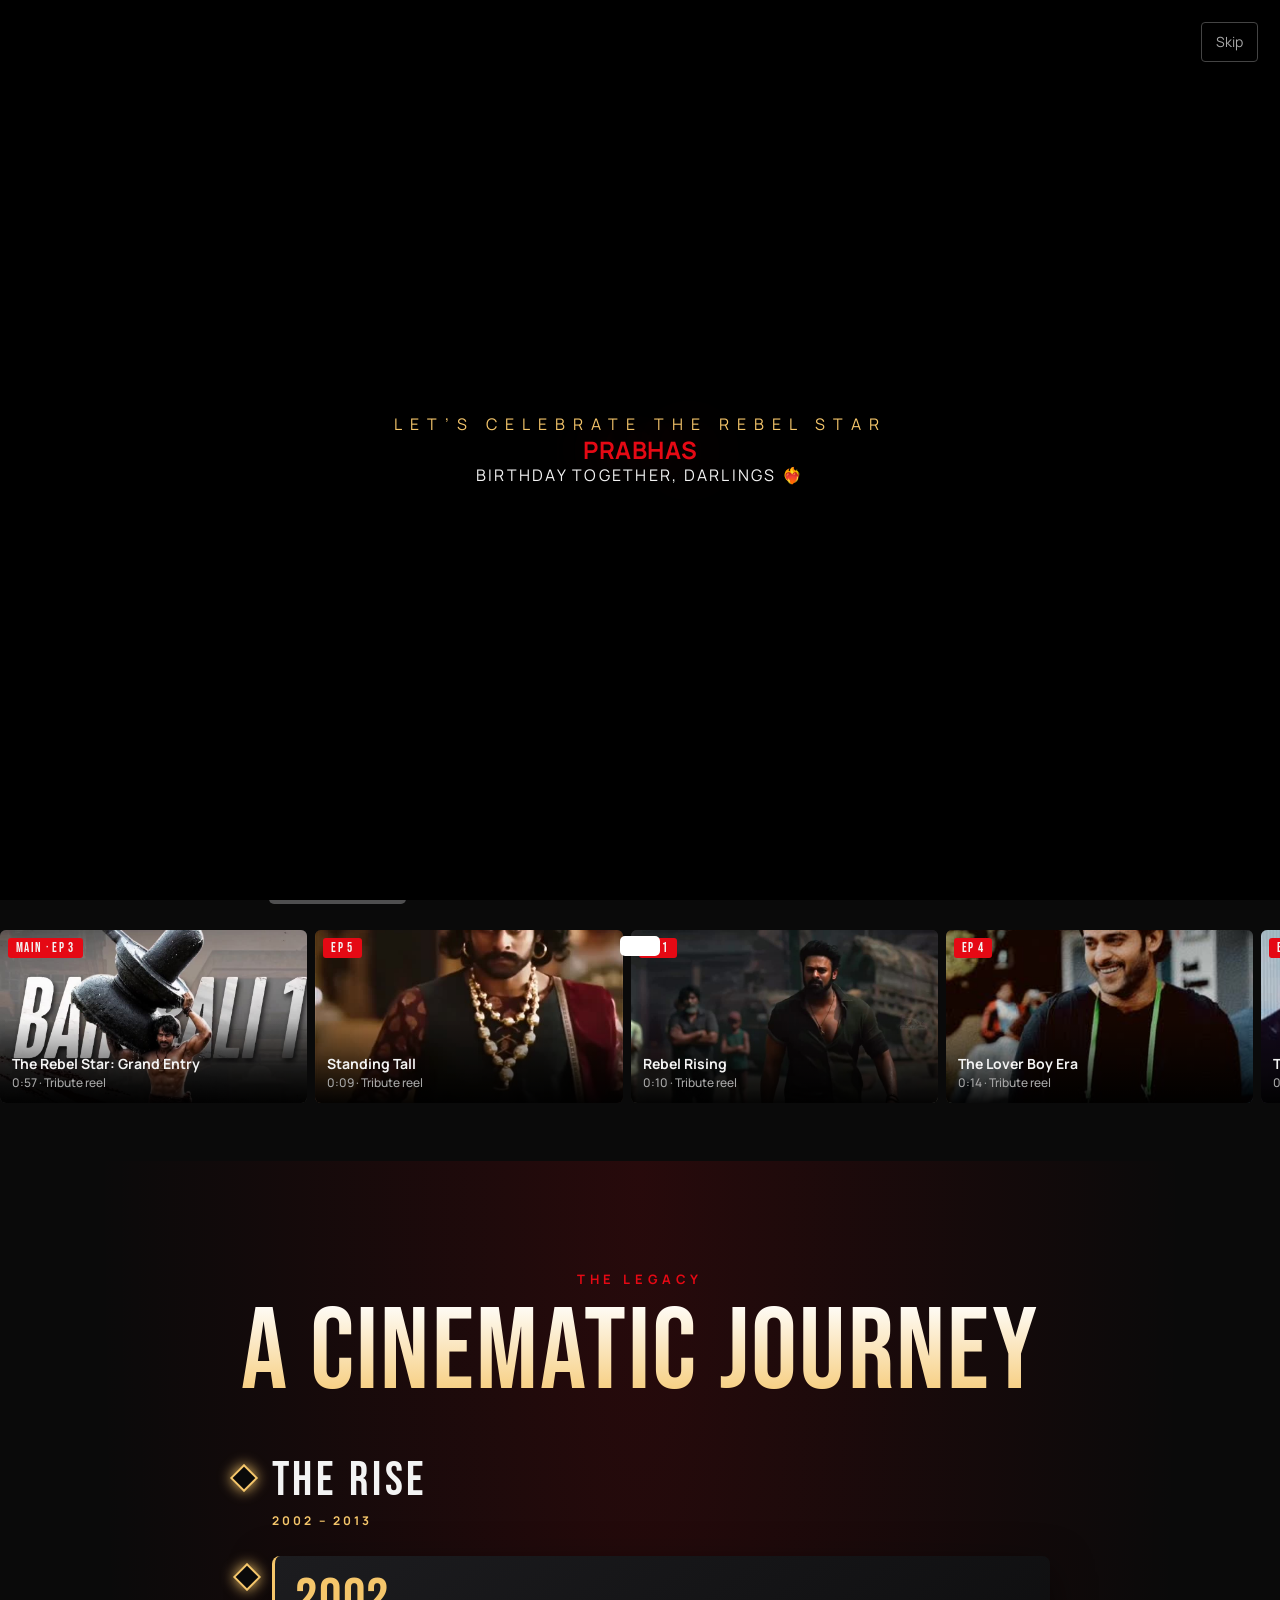
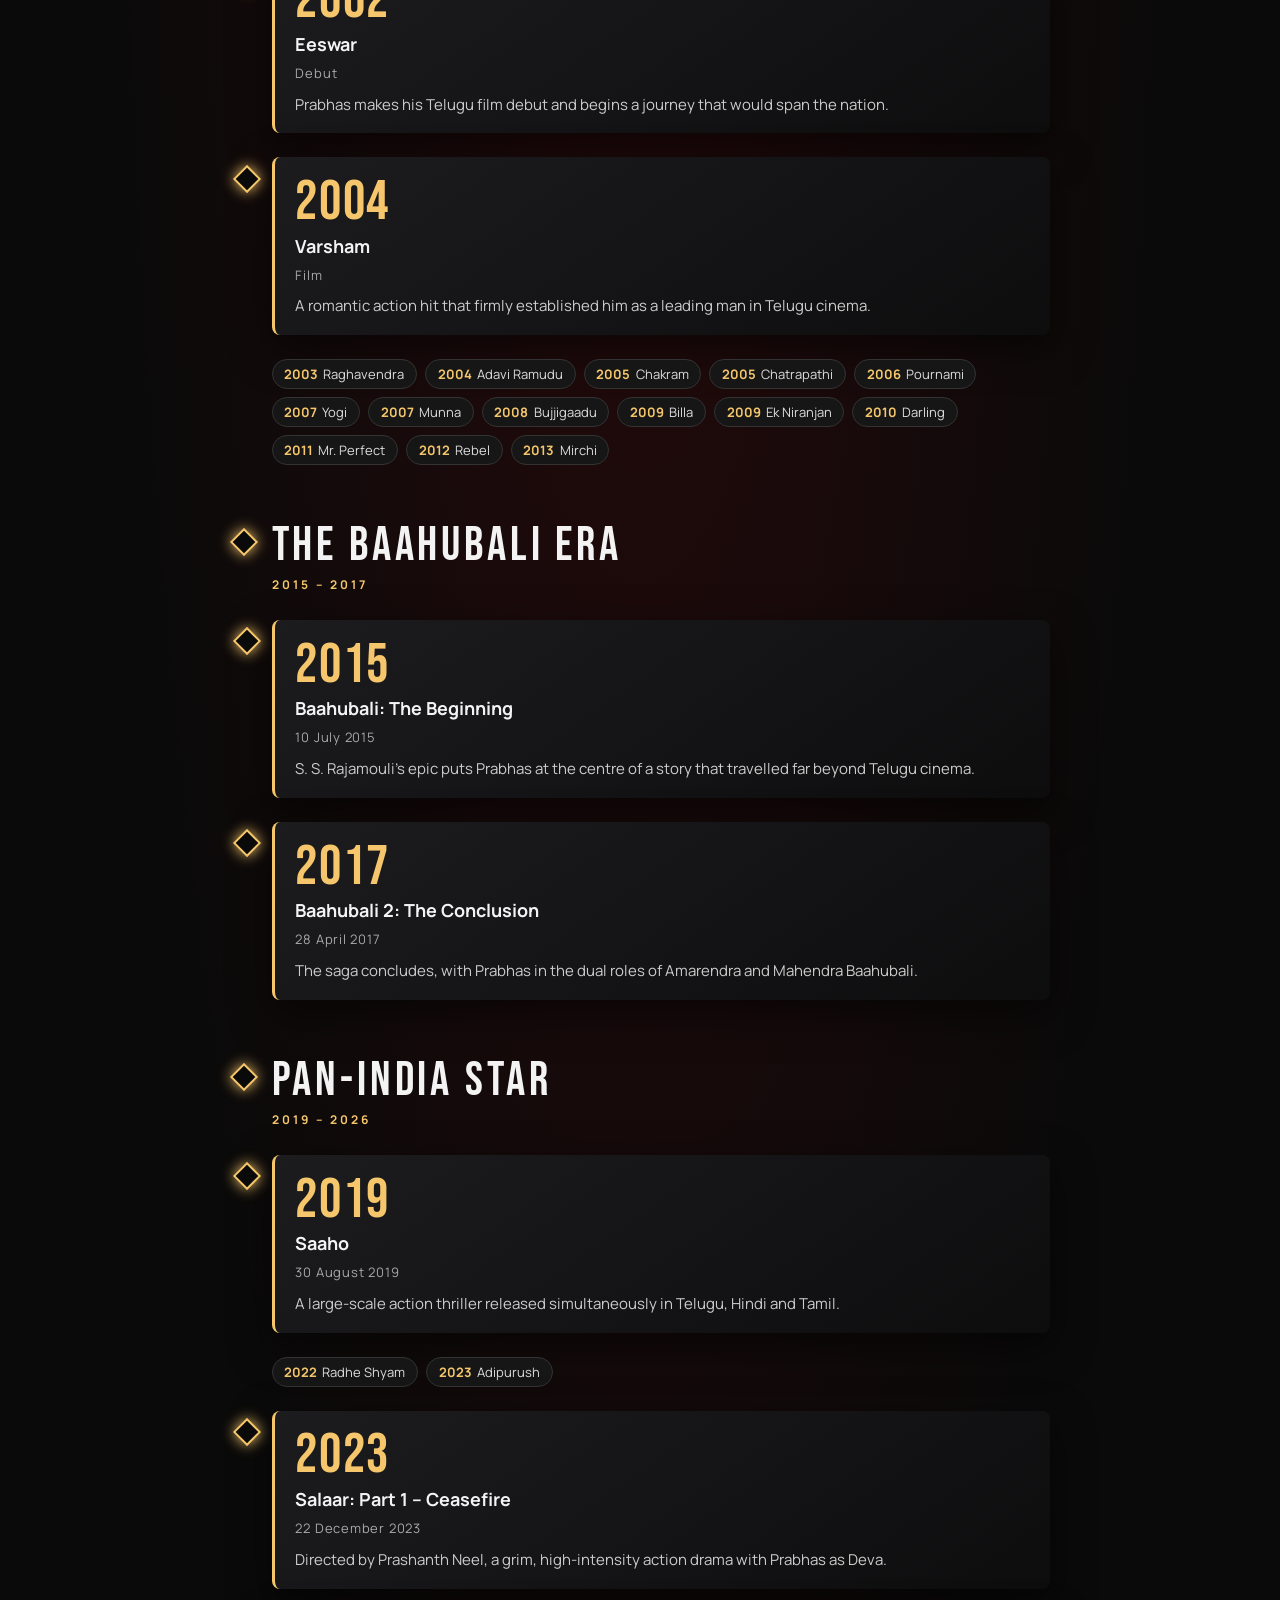
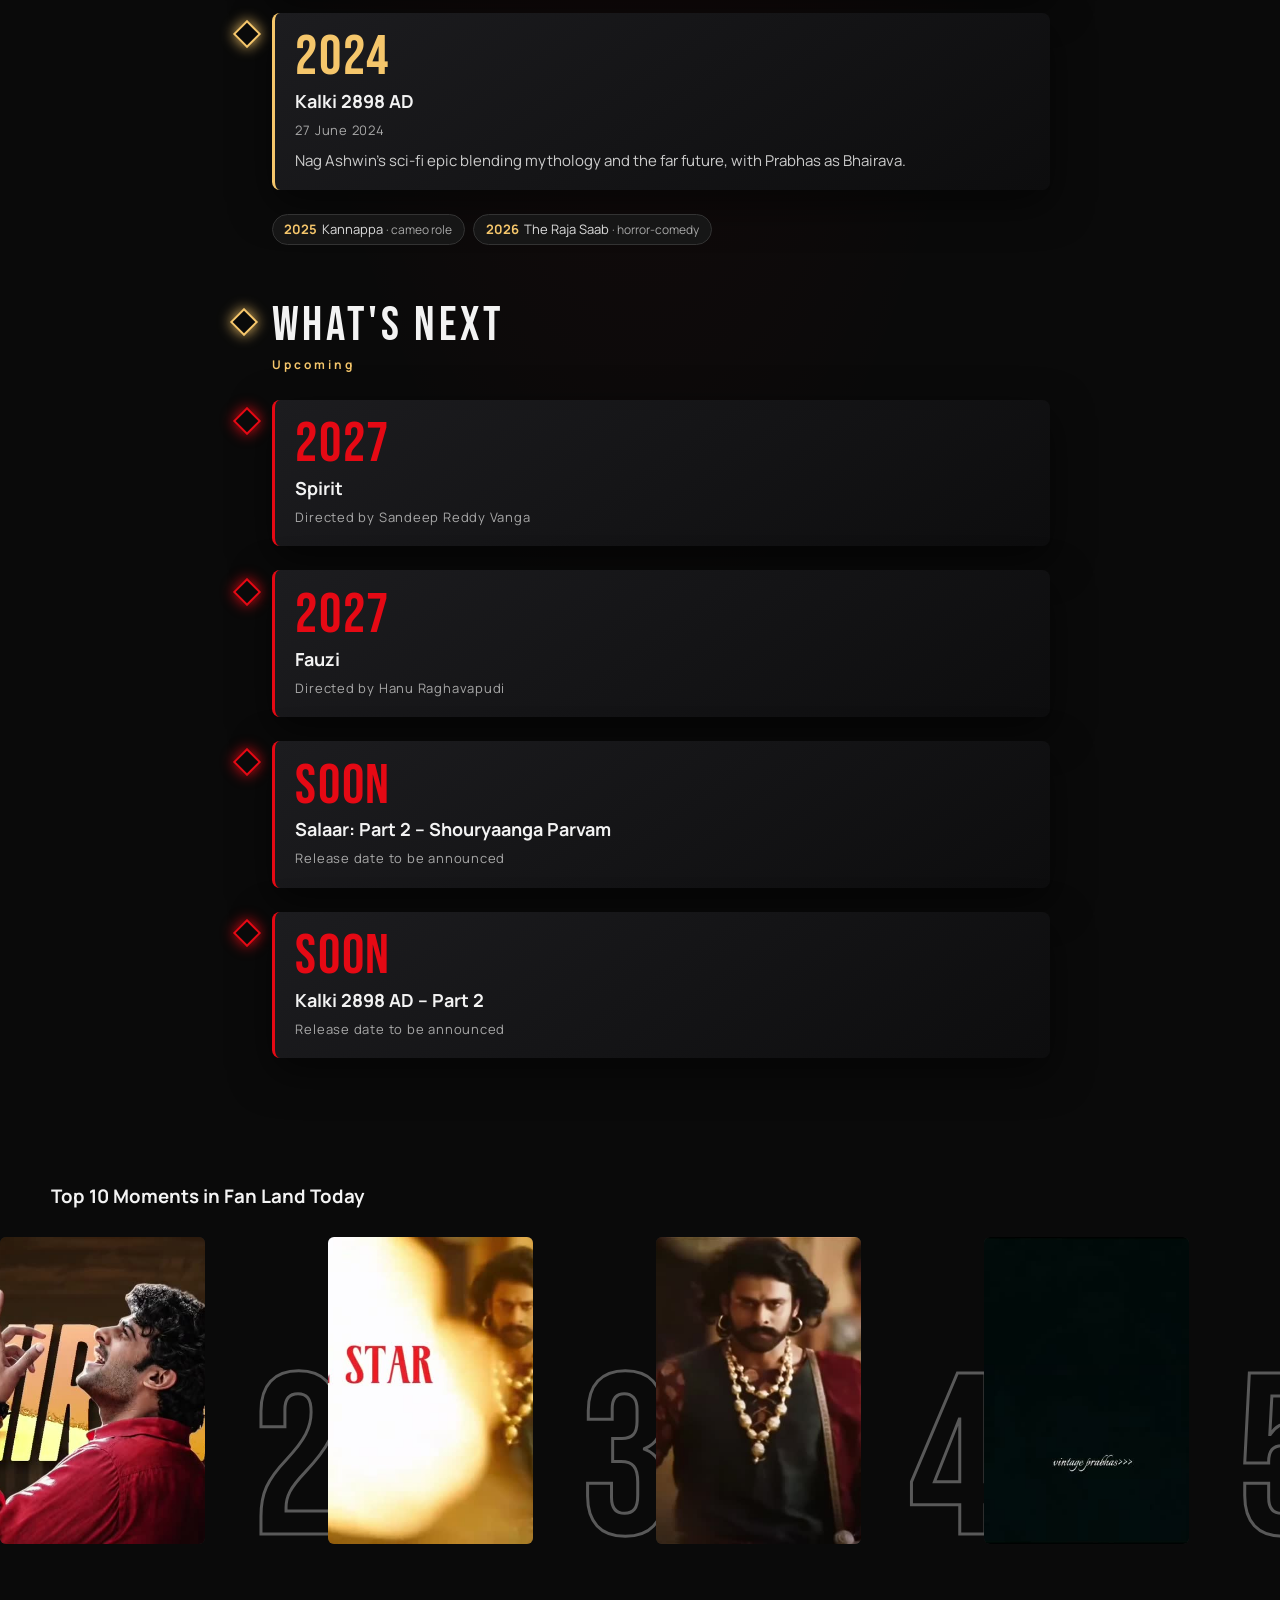
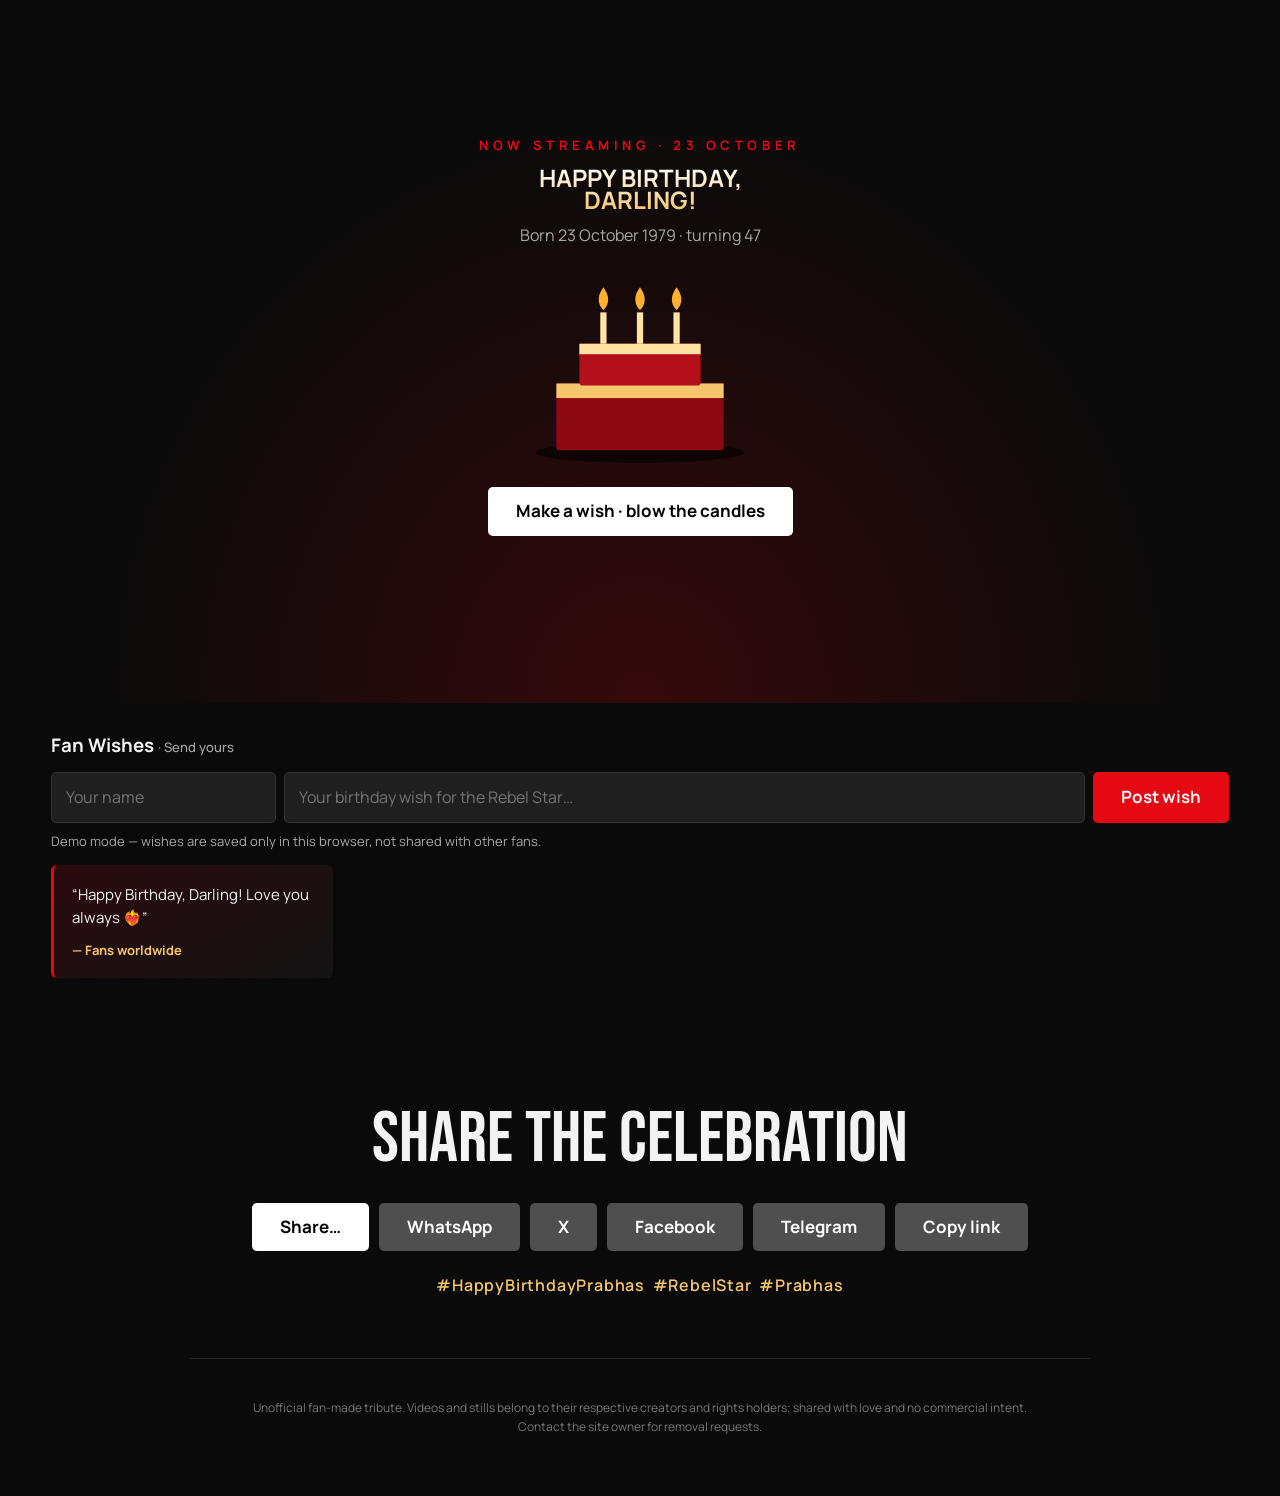
<file: index.html>
<!doctype html>
<html lang="en"><head>
<meta charset="utf-8"><meta name="viewport" content="width=device-width,initial-scale=1,viewport-fit=cover">
<title>Prabhas Birthday Special | The Rebel Star</title>
<meta name="description" content="Let's celebrate the Rebel Star Prabhas's birthday together, darlings. A cinematic fan-made tribute.">
<meta name="theme-color" content="#0a0a0a">
<link rel="canonical" href="https://YOUR-DOMAIN/">
<meta property="og:type" content="website"><meta property="og:title" content="Prabhas Birthday Special | The Rebel Star">
<meta property="og:description" content="Let's celebrate the Rebel Star's birthday together, darlings.">
<meta property="og:image" content="https://YOUR-DOMAIN/assets/img/hero.jpg"><meta name="twitter:card" content="summary_large_image">
<link rel="icon" href="assets/img/favicon.svg" type="image/svg+xml">
<link rel="preconnect" href="https://fonts.googleapis.com"><link rel="preconnect" href="https://fonts.gstatic.com" crossorigin>
<link href="https://fonts.googleapis.com/css2?family=Bebas+Neue&family=Manrope:wght@400;500;700&display=swap" rel="stylesheet">
<link rel="stylesheet" href="css/netflix.css">
</head><body class="locked">

<section id="intro" aria-label="Cinematic introduction">
  <div class="beam b1"></div><div class="beam b2"></div><div class="beam b3"></div>
  <div class="ititle">
    <p class="l1">let’s celebrate the rebel star</p>
    <h1 class="l2">PRABHAS</h1>
    <p class="l3">birthday together, darlings <span>❤️‍🔥</span></p>
  </div>
  <button id="enter" class="enter" hidden>▶ &nbsp;Start the celebration</button>
  <button id="skip" class="skip">Skip</button>
</section>

<nav id="nav">
  <a class="logo" href="#top">PRABHAS</a>
  <div class="links"><a href="#reels">Reels</a><a href="#journey">Journey</a><a href="#moments">Top 10</a><a href="#bday">Birthday</a><a href="#wishes">Wishes</a></div>
  <button id="snd" class="pill" aria-pressed="false">🔇 Sound</button>
</nav>

<header class="hero" id="top">
  <video id="hv" muted loop playsinline preload="none" poster="assets/img/hero.jpg" aria-hidden="true"></video>
  <div class="shade"></div>
  <div class="hc">
   <p class="tag"><b></b> &nbsp;MADE BY A DIE-HARD PRABHAS FAN</p>
    <h2>PRABHAS<small>THE REBEL STAR · BIRTHDAY SPECIAL</small></h2>
    <p class="meta"><span class="match">100% Match</span><span>23 Oct</span><span class="box">U/A 16+</span><span>Legend</span><span class="box">HD</span></p>
    <p class="desc">He doesn’t just walk into a frame, he owns it. With a roar that echoed from Telugu cinema to every corner of India, Prabhas became the face of larger-than-life cinema. Rebel by name. Legend by nature. — press play, darlings.</p>
    <div class="acts"><button class="btn w" id="play">▶ Play Tribute</button><button class="btn g" id="more">ⓘ Wish Him</button></div>
    <div class="cd" aria-live="off"><span id="cdt">Premieres in</span><b><i id="d">--</i>d</b><b><i id="h">--</i>h</b><b><i id="m">--</i>m</b><b><i id="s">--</i>s</b></div>
  </div>
</header>

<main>
<section class="rowsec" id="reels"><h3>Tribute Reels <em>· Binge all five</em> <button class="btn g sm" id="playall">▶ Play all in order</button></h3><div class="rw"><button class="ar l" aria-label="Scroll left">‹</button><div class="row" id="r-reels"></div><button class="ar r" aria-label="Scroll right">›</button></div></section>
<section class="journey" id="journey"><p class="eyebrow">THE LEGACY</p><h2>A CINEMATIC JOURNEY</h2><ol class="tl" id="tl"></ol></section>
<section class="rowsec t10" id="moments"><h3>Top 10 Moments in Fan Land Today</h3><div class="rw"><button class="ar l" aria-label="Scroll left">‹</button><div class="row" id="r-top"></div><button class="ar r" aria-label="Scroll right">›</button></div></section>

<section class="bday" id="bday">
  <div class="rays"></div>
  <p class="now">NOW STREAMING · 23 OCTOBER</p>
  <h2>HAPPY BIRTHDAY,<br>DARLING!</h2>
  <p class="born" id="born">Born 23 October 1979</p>
  <svg class="cake" viewBox="0 0 220 200" role="img" aria-label="Birthday cake with candles">
    <ellipse cx="110" cy="186" rx="100" ry="10" fill="#000" opacity=".6"/>
    <rect x="30" y="120" width="160" height="64" rx="3" fill="#8d0a14"/><rect x="30" y="120" width="160" height="14" fill="#f5c66b"/>
    <rect x="52" y="82" width="116" height="40" rx="3" fill="#b3101c"/><rect x="52" y="82" width="116" height="10" fill="#ffe3a3"/>
    <g fill="#ffe3a3"><rect x="72" y="52" width="6" height="30"/><rect x="107" y="52" width="6" height="30"/><rect x="142" y="52" width="6" height="30"/></g>
    <g class="fl" fill="#ffb02e"><path d="M75 28c6 8 6 16 0 22-6-6-6-14 0-22z"/><path d="M110 28c6 8 6 16 0 22-6-6-6-14 0-22z"/><path d="M145 28c6 8 6 16 0 22-6-6-6-14 0-22z"/></g>
  </svg>
  <button class="btn w" id="wish">Make a wish · blow the candles</button>
  <p class="note" id="wn" role="status"></p>
</section>

<section class="rowsec" id="wishes"><h3>Fan Wishes <em>· Send yours</em></h3>
  <form id="wf" class="wf" novalidate>
    <input id="wname" maxlength="30" placeholder="Your name" aria-label="Your name" autocomplete="nickname">
    <input id="wmsg" maxlength="140" placeholder="Your birthday wish for the Rebel Star…" aria-label="Your wish">
    <input id="hp2" tabindex="-1" autocomplete="off" aria-hidden="true" class="hpf">
    <button class="btn r" type="submit">Post wish</button>
  </form>
  <p class="demo" id="we">Demo mode — wishes are saved only in this browser, not shared with other fans.</p>
  <div class="rw"><button class="ar l" aria-label="Scroll left">‹</button><div class="row wr" id="r-wish"></div><button class="ar r" aria-label="Scroll right">›</button></div>
</section>

<section class="share" id="share"><h3>Share the celebration</h3>
  <div class="sh"><button class="btn w" id="ns">Share…</button><a class="btn g" id="wa" target="_blank" rel="noopener">WhatsApp</a><a class="btn g" id="tw" target="_blank" rel="noopener">X</a><a class="btn g" id="fb" target="_blank" rel="noopener">Facebook</a><a class="btn g" id="tg" target="_blank" rel="noopener">Telegram</a><button class="btn g" id="cp">Copy link</button></div>
  <p class="tags">#HappyBirthdayPrabhas &nbsp;#RebelStar &nbsp;#Prabhas</p>
</section>
</main>

<footer><p>Unofficial fan-made tribute. Videos and stills belong to their respective creators and rights holders; shared with love and no commercial intent. Contact the site owner for removal requests.</p></footer>

<div id="modal" hidden role="dialog" aria-modal="true" aria-label="Details"><div class="mb"></div><div class="mc"><button id="mx" aria-label="Close">✕</button><div class="mm" id="mm"></div><div class="mi" id="mi"></div></div></div>
<div id="player" hidden role="dialog" aria-modal="true" aria-label="Tribute player"><div class="pbk"></div><div class="pc"><button id="px" aria-label="Close player">✕</button>
<div class="stage"><video id="pbg" muted playsinline preload="auto" aria-hidden="true" tabindex="-1"></video><video id="pv" controls playsinline preload="auto"></video><div class="spin" id="spin" hidden></div>
<div class="upn" id="upn" hidden><p id="upl"></p><b id="upt"></b><span id="upc"></span><div><button class="btn w" id="upgo"></button><button class="btn g" id="upcx">Cancel</button></div></div></div>
<div class="pinfo"><h4 id="ptitle"></h4><p class="meta" id="pmeta"></p><h5>Episodes</h5><div class="plist" id="plist"></div></div></div></div>
<div id="toast" role="status"></div>
<script src="js/app.js"></script>
</body></html>
</file>
<file: css/netflix.css>
:root{--bg:#0a0a0a;--red:#e50914;--gold:#f5c66b;--tx:#f3f3f3;--mu:#a8a8a8;--d:'Bebas Neue',Impact,'Arial Narrow',sans-serif;--b:'Manrope',system-ui,-apple-system,Segoe UI,sans-serif}
*{box-sizing:border-box;margin:0;padding:0}html{scroll-behavior:smooth;background:var(--bg)}
body{background:var(--bg);color:var(--tx);font:400 16px/1.55 var(--b);-webkit-font-smoothing:antialiased;overflow-x:hidden}
body.locked{overflow:hidden}button{font:inherit;color:inherit;cursor:pointer;border:0;background:none}a{color:inherit;text-decoration:none}
:focus-visible{outline:2px solid #fff;outline-offset:3px}
/* intro */
#intro{position:fixed;inset:0;z-index:100;background:#000;display:grid;place-items:center;text-align:center;overflow:hidden;transition:opacity .9s,visibility .9s}
#intro.out{opacity:0;visibility:hidden}
.beam{position:absolute;top:-20%;bottom:-20%;width:3vw;min-width:18px;background:linear-gradient(#0000,var(--red),#0000);filter:blur(16px);opacity:0;transform:skewX(-14deg)}
.b1{left:30%;animation:beam 2.4s 2.6s both}.b2{left:50%;width:6vw;animation:beam 2.4s 2.8s both}.b3{left:68%;animation:beam 2.4s 3s both}
@keyframes beam{0%{opacity:0;transform:skewX(-14deg) scaleY(.2)}40%{opacity:.9}100%{opacity:0;transform:skewX(-14deg) scaleY(1.2) translateX(60px)}}
.ititle{position:relative;padding:0 20px}
.l1{font:500 clamp(14px,2.6vw,24px);letter-spacing:.6em;text-transform:uppercase;color:var(--gold);opacity:0;animation:l1 2.4s .5s both}
@keyframes l1{0%{opacity:0;letter-spacing:1.2em;filter:blur(8px)}50%{opacity:1;filter:blur(0)}100%{opacity:1;letter-spacing:.5em}}
.l2{font:400 clamp(72px,24vw,340px);line-height:.9;letter-spacing:.02em;color:var(--red);margin:.1em 0;opacity:0;animation:l2 2.6s 2.3s cubic-bezier(.2,.8,.2,1) both;text-shadow:0 0 60px #e5091488,0 0 140px #e5091455}
@keyframes l2{0%{opacity:0;transform:scale(1.9);filter:blur(24px)}35%{opacity:1;filter:blur(0)}100%{opacity:1;transform:scale(1)}}
.l3{font:400 clamp(22px,4.4vw,48px);letter-spacing:.14em;text-transform:uppercase;opacity:0;animation:l3 1.6s 4.4s both}
.l3 span{display:inline-block;animation:pulse 1s 5s infinite}
@keyframes l3{from{opacity:0;transform:translateY(20px)}to{opacity:1;transform:none}}
@keyframes pulse{50%{transform:scale(1.25)}}
.enter{position:absolute;bottom:12vh;left:50%;transform:translateX(-50%);background:var(--red);padding:16px 34px;border-radius:6px;font-weight:700;font-size:18px;letter-spacing:.04em;box-shadow:0 0 40px #e5091488;animation:l3 1s both}
.enter:hover{background:#f6121d}
.skip{position:absolute;top:22px;right:22px;color:var(--mu);font-size:14px;padding:8px 14px;border:1px solid #444;border-radius:4px}.skip:hover{color:#fff;border-color:#fff}
/* nav */
#nav{position:fixed;top:0;left:0;right:0;z-index:50;display:flex;align-items:center;gap:32px;padding:18px max(4vw,16px);background:linear-gradient(#000c,#0000);transition:background .3s}
#nav.sc{background:#0a0a0af2;backdrop-filter:blur(8px)}
.logo{font:400 32px/1 var(--d);letter-spacing:.06em;color:var(--red)}
.links{display:flex;gap:22px;font-size:14px;font-weight:500;flex:1}.links a{color:#ddd}.links a:hover{color:#fff}
.pill{border:1px solid #666;border-radius:99px;padding:6px 14px;font-size:13px}.pill[aria-pressed=true]{border-color:var(--gold);color:var(--gold)}
/* hero */
.hero{position:relative;min-height:100svh;display:flex;align-items:flex-end;overflow:hidden}
.hero video{position:absolute;inset:0;width:100%;height:100%;object-fit:cover;background:#000 url(../assets/img/hero.jpg) center/cover}
.shade{position:absolute;inset:0;background:linear-gradient(90deg,#000d 0%,#0000 65%),linear-gradient(0deg,var(--bg) 2%,#0000 45%),linear-gradient(#0008,#0000 25%)}
.hc{position:relative;padding:0 max(4vw,16px) 14vh;max-width:760px}
.tag{font-weight:700;letter-spacing:.3em;font-size:13px;color:#ccc}.tag b{color:var(--red);font:400 30px var(--d);letter-spacing:0}
.hero h2{font:400 clamp(72px,15vw,190px);line-height:.88;letter-spacing:.01em;text-shadow:0 8px 40px #000}
.hero h2 small{display:block;font:500 clamp(13px,1.8vw,20px);letter-spacing:.42em;color:var(--gold);margin-top:14px;text-shadow:none}
.meta{display:flex;flex-wrap:wrap;gap:14px;align-items:center;margin:20px 0 10px;font-weight:600;font-size:15px;color:#ccc}
.match{color:#46d369}.box{border:1px solid #888;padding:0 6px;font-size:12px}
.desc{font-size:clamp(15px,1.7vw,19px);max-width:560px;text-shadow:0 2px 12px #000}
.acts{display:flex;gap:12px;margin:24px 0;flex-wrap:wrap}
.btn{display:inline-flex;align-items:center;gap:8px;padding:11px 28px;border-radius:5px;font-weight:700;font-size:17px;transition:.2s}
.btn.w{background:#fff;color:#000}.btn.w:hover{background:#ddd}.btn.g{background:#6d6d6eb3;color:#fff}.btn.g:hover{background:#6d6d6e66}.btn.r{background:var(--red)}.btn.r:hover{background:#f6121d}
.cd{display:flex;align-items:baseline;gap:14px;flex-wrap:wrap;color:var(--mu);font-size:14px}
.cd b{font:400 34px/1 var(--d);color:#fff;letter-spacing:.04em}.cd i{font-style:normal}
/* rows */
main{position:relative;margin-top:-6vh;z-index:2}
.rowsec{padding:28px 0 18px}.rowsec h3{font:700 clamp(18px,2vw,24px);padding:0 max(4vw,16px);margin-bottom:12px}
.rowsec h3 em{font-style:normal;font-weight:500;font-size:.7em;color:var(--mu)}
.rw{position:relative}
.row{display:flex;gap:8px;overflow-x:auto;scroll-snap-type:x proximity;padding:14px max(4vw,16px) 40px;scrollbar-width:none}.row::-webkit-scrollbar{display:none}
.ar{position:absolute;top:14px;bottom:40px;width:max(4vw,44px);z-index:5;font-size:44px;background:#000a;opacity:0;transition:.2s}.rw:hover .ar{opacity:1}.ar.l{left:0}.ar.r{right:0}.ar:hover{background:#000d}
.card{position:relative;flex:0 0 clamp(220px,24vw,340px);aspect-ratio:16/9;border-radius:6px;overflow:hidden;background:#222;scroll-snap-align:start;transition:transform .3s,box-shadow .3s;cursor:pointer;text-align:left}
.card:hover,.card:focus-visible{transform:scale(1.12);z-index:4;box-shadow:0 14px 40px #000}
.card img,.card video{position:absolute;inset:0;width:100%;height:100%;object-fit:cover}
.card .cap{position:absolute;inset:auto 0 0;padding:34px 12px 10px;background:linear-gradient(#0000,#000e);font-weight:700;font-size:14px}
.card .cap small{display:block;font-weight:500;color:var(--mu);font-size:12px}
.card .ep{position:absolute;top:8px;left:8px;background:var(--red);font:400 13px var(--d);letter-spacing:.1em;padding:2px 8px;border-radius:3px}
.card .pl{position:absolute;inset:0;display:grid;place-items:center;font-size:30px;opacity:0;transition:.2s;background:#0005}.card:hover .pl{opacity:1}
.film{background:linear-gradient(160deg,#1c1c1f,#0d0d0e)}.film img{opacity:.35;filter:grayscale(.4)}
.film .yr{position:absolute;top:10px;left:14px;font:400 56px/1 var(--d);color:var(--red);text-shadow:0 2px 14px #000}
.film.up .yr{color:var(--gold)}.film .cap{padding-top:50px}
.film .cap b{font:400 26px/1.05 var(--d);letter-spacing:.03em;display:block}
.t10 .tw{position:relative;flex:0 0 auto;margin-left:clamp(70px,9vw,130px);scroll-snap-align:start}.t10 .card{width:clamp(150px,16vw,230px);flex:none;aspect-ratio:2/3}
.t10 .num{position:absolute;right:100%;bottom:-6px;font:400 clamp(150px,18vw,260px)/.8 var(--d);color:#0a0a0a;-webkit-text-stroke:3px #595959;pointer-events:none;margin-right:-16px}
/* birthday */
.bday{position:relative;text-align:center;padding:14vh 20px;overflow:hidden;background:radial-gradient(ellipse at 50% 100%,#e5091433,#0000 60%)}
.rays{position:absolute;inset:-50%;background:repeating-conic-gradient(from 0deg at 50% 60%,#f5c66b14 0 6deg,#0000 6deg 18deg);animation:spin 80s linear infinite;mask:radial-gradient(circle at 50% 60%,#000,#0000 60%)}
@keyframes spin{to{transform:rotate(360deg)}}
.bday>*{position:relative}.now{color:var(--red);font-weight:700;letter-spacing:.35em;font-size:13px}
.bday h2{font:400 clamp(60px,12vw,150px);line-height:.92;margin:12px 0;background:linear-gradient(#fff,var(--gold));-webkit-background-clip:text;background-clip:text;color:transparent}
.born{color:var(--mu);margin-bottom:10px}.cake{width:clamp(160px,22vw,230px);display:block;margin:10px auto 20px}
.fl{transform-origin:center 40px;animation:fl .5s infinite alternate}@keyframes fl{to{transform:scale(1.08,.94) skewX(3deg)}}
.cake.off .fl{opacity:0;transition:.4s}.note{margin-top:16px;color:var(--gold);min-height:1.6em}
/* wishes */
.wf{display:flex;gap:8px;flex-wrap:wrap;padding:0 max(4vw,16px)}
.wf input{background:#1f1f1f;border:1px solid #333;color:#fff;padding:12px 14px;border-radius:5px;font:inherit}
.wf #wname{flex:0 1 200px}.wf #wmsg{flex:1 1 280px}.wf input:focus{border-color:#fff;outline:0}.hpf{position:absolute;left:-9999px}
.demo{padding:8px max(4vw,16px) 0;color:var(--mu);font-size:13px}
.wr .card{aspect-ratio:auto;flex-basis:clamp(240px,22vw,300px);padding:18px;background:linear-gradient(150deg,#2a0a0e,#141414);border-left:3px solid var(--red);cursor:default}
.wr .card:hover{transform:scale(1.04)}.wr p{font-size:15px}.wr b{display:block;margin-top:10px;color:var(--gold);font-size:13px}
/* share */
.share{text-align:center;padding:60px 20px}.share h3{font:400 clamp(36px,6vw,72px) var(--d);margin-bottom:20px}
.sh{display:flex;gap:10px;justify-content:center;flex-wrap:wrap}.tags{margin-top:22px;color:var(--gold);font-weight:600;letter-spacing:.05em}
footer{padding:40px max(4vw,16px) 60px;color:#777;font-size:12px;max-width:900px;margin:auto;text-align:center;border-top:1px solid #222}
/* modal */
#modal{position:fixed;inset:0;z-index:90;display:grid;place-items:start center;overflow-y:auto;padding:4vh 12px}
#modal[hidden]{display:none}.mb{position:fixed;inset:0;background:#000c}
.mc{position:relative;width:min(900px,100%);background:#141414;border-radius:10px;overflow:hidden;box-shadow:0 20px 80px #000;animation:pop .35s cubic-bezier(.2,.8,.2,1)}
@keyframes pop{from{opacity:0;transform:scale(.92) translateY(30px)}}
#mx{position:absolute;top:12px;right:12px;z-index:3;width:38px;height:38px;border-radius:50%;background:#181818}
.mm{background:#000;display:grid;place-items:center}.mm video,.mm img{display:block;max-width:100%;max-height:72vh}.mm video{width:100%}
.mi{padding:22px 28px 30px}.mi h4{font:400 40px/1 var(--d);letter-spacing:.03em}.mi p{color:#ccc;margin-top:10px}.mi .meta{margin:10px 0 0}
#toast{position:fixed;bottom:24px;left:50%;transform:translate(-50%,80px);background:#fff;color:#000;padding:10px 20px;border-radius:5px;font-weight:700;z-index:120;transition:.3s;pointer-events:none}#toast.on{transform:translate(-50%,0)}
@media(max-width:760px){.links{display:none}#nav{gap:0;justify-content:space-between}.hero{min-height:92svh}.hc{padding-bottom:9vh}.ar{display:none}.card:hover{transform:none}}
@media(prefers-reduced-motion:reduce){*{animation-duration:.01s!important;animation-delay:0s!important;transition:none!important}html{scroll-behavior:auto}}

/* tribute player */
#player{position:fixed;inset:0;z-index:92;display:grid;place-items:start center;overflow-y:auto;padding:3vh 12px}
#player[hidden]{display:none}.pbk{position:fixed;inset:0;background:#000d}
.pc{position:relative;width:min(1000px,100%);background:#141414;border-radius:10px;overflow:hidden;box-shadow:0 20px 80px #000;animation:pop .35s cubic-bezier(.2,.8,.2,1)}
#px{position:absolute;top:12px;right:12px;z-index:6;width:38px;height:38px;border-radius:50%;background:#181818e6}
.stage{position:relative;background:#000;aspect-ratio:16/9;max-height:74vh}
.stage video{position:absolute;inset:0;width:100%;height:100%;object-fit:contain;background:#000}
.spin{position:absolute;top:50%;left:50%;width:46px;height:46px;margin:-23px;border:4px solid #fff3;border-top-color:var(--red);border-radius:50%;animation:spin .8s linear infinite;pointer-events:none}
.upn{position:absolute;right:14px;bottom:64px;z-index:5;max-width:min(320px,calc(100% - 28px));background:#000d;border:1px solid #444;border-radius:8px;padding:14px 16px;backdrop-filter:blur(6px)}
.upn p{color:var(--gold);font-size:12px;letter-spacing:.2em;text-transform:uppercase;font-weight:700}.upn b{display:block;font:400 26px/1.05 var(--d);letter-spacing:.03em;margin:4px 0}
.upn span{display:block;color:var(--mu);font-size:13px;min-height:1.3em}.upn div{display:flex;gap:8px;margin-top:8px;flex-wrap:wrap}.upn .btn{padding:8px 16px;font-size:14px}
.pinfo{padding:18px 24px 26px}.pinfo h4{font:400 clamp(28px,4vw,40px)/1 var(--d);letter-spacing:.03em}.pinfo .meta{margin:8px 0 14px}
.pinfo h5{font-size:13px;letter-spacing:.2em;text-transform:uppercase;color:var(--mu);margin-bottom:8px}
.plist{display:grid;gap:6px;grid-template-columns:repeat(auto-fill,minmax(260px,1fr))}
.pi{display:flex;align-items:center;gap:12px;padding:8px;border-radius:6px;background:#1f1f1f;text-align:left;border:1px solid transparent;transition:.2s}.pi:hover{background:#2a2a2a}
.pi.on{border-color:var(--red);background:#2a0d10}.pi img{width:92px;aspect-ratio:16/9;object-fit:cover;border-radius:4px;flex:none}
.pt{flex:1;min-width:0}.pt b{display:block;font-size:14px;line-height:1.25}.pt small{color:var(--mu);font-size:12px}
.eq{display:none;gap:2px;align-items:flex-end;height:16px}.pi.on .eq{display:flex}.eq i{width:3px;background:var(--red);animation:eq .8s infinite alternate}.eq i:nth-child(2){animation-delay:.25s}.eq i:nth-child(3){animation-delay:.5s}
@keyframes eq{from{height:3px}to{height:16px}}
.btn.sm{padding:4px 14px;font-size:13px;margin-left:10px;vertical-align:middle}
@media(max-width:760px){.stage{aspect-ratio:var(--ar,1.7778)}.upn{bottom:56px}}
/* journey timeline */
.journey{padding:12vh max(4vw,16px) 8vh;text-align:center;background:radial-gradient(ellipse at 50% 0,#e5091422,#0000 60%)}
.eyebrow{color:var(--red);font-weight:700;letter-spacing:.35em;font-size:13px}
.journey h2{font:400 clamp(48px,9vw,120px)/.95 var(--d);letter-spacing:.02em;margin:10px 0;background:linear-gradient(#fff,var(--gold));-webkit-background-clip:text;background-clip:text;color:transparent}
.tl{list-style:none;position:relative;max-width:820px;margin:3rem auto 0;padding:0 0 0 2.6rem;text-align:left}
.tl::before{content:"";position:absolute;left:11px;top:0;bottom:0;width:3px;border-radius:3px;background:linear-gradient(var(--red),var(--gold));box-shadow:0 0 14px #e5091488;transform:scaleY(var(--tp,0));transform-origin:top}
.tl li{position:relative;margin-bottom:1.5rem}
.th,.tc{--c:var(--gold)}.th.up,.tc.up{--c:var(--red)}
.th::after,.tc::after{content:"";position:absolute;left:calc(-2.6rem + 4px);top:.7rem;width:16px;height:16px;border:2px solid var(--c);background:var(--bg);transform:rotate(45deg);box-shadow:0 0 14px var(--c)}
.th{margin-top:3.5rem}.th:first-child{margin-top:0}
.th h3{font:400 clamp(30px,5vw,48px)/1.05 var(--d);letter-spacing:.08em}.th small{color:var(--c);letter-spacing:.25em;font-size:12px;font-weight:700}
.tc{padding:1.1rem 1.3rem;border-radius:8px;border-left:3px solid var(--c);background:linear-gradient(145deg,#1c1c1f,#0d0d0e);box-shadow:0 14px 40px #0008;transition:opacity .8s,transform .4s,box-shadow .4s}
.tc:hover{transform:translateX(8px);box-shadow:0 18px 50px #000a,0 0 40px #e5091422}
.tc .yr{font:400 56px/1 var(--d);color:var(--c);letter-spacing:.03em}.tc h3{font:700 18px/1.3 var(--b);margin:.2em 0}.tc small{color:var(--mu);font-size:13px;letter-spacing:.06em}.tc p{color:#ccc;font-size:15px;margin-top:.5rem}
.tk{display:flex;flex-wrap:wrap;gap:.5rem}.tk span{border:1px solid #333;background:#161616;border-radius:99px;padding:.3em .9em;font-size:13px;color:#ddd}.tk b{color:var(--gold);margin-right:.4em}.tk em{color:var(--mu);font-size:12px;font-style:normal}
.tl .rv{opacity:0;transform:translateY(24px);transition:opacity .8s,transform .8s}.tl .rv.in{opacity:1;transform:none}.tl .tc.rv.in:hover{transform:translateX(8px)}
@media(max-width:700px){.tc .yr{font-size:44px}}
@media(prefers-reduced-motion:reduce){.tl .rv{opacity:1;transform:none}.tl::before{transform:none}}

/* ambient fill for portrait / square reels */
.stage video{background:transparent}
#pbg{display:none;position:absolute;inset:-10%;width:120%;height:120%;object-fit:cover;filter:blur(26px) brightness(.55) saturate(1.2);pointer-events:none}
#player.fill #pbg{display:block}
.stage{overflow:hidden}

/* stage always exactly matches a 16:9 reel on any screen height -> no side bars */
.pc{width:min(1000px,100%,calc(74vh * 16 / 9))}
.stage{max-height:none}
@media(max-width:760px){.pc{width:100%}.stage{aspect-ratio:var(--ar,1.7778);max-height:74vh}}
</file>
